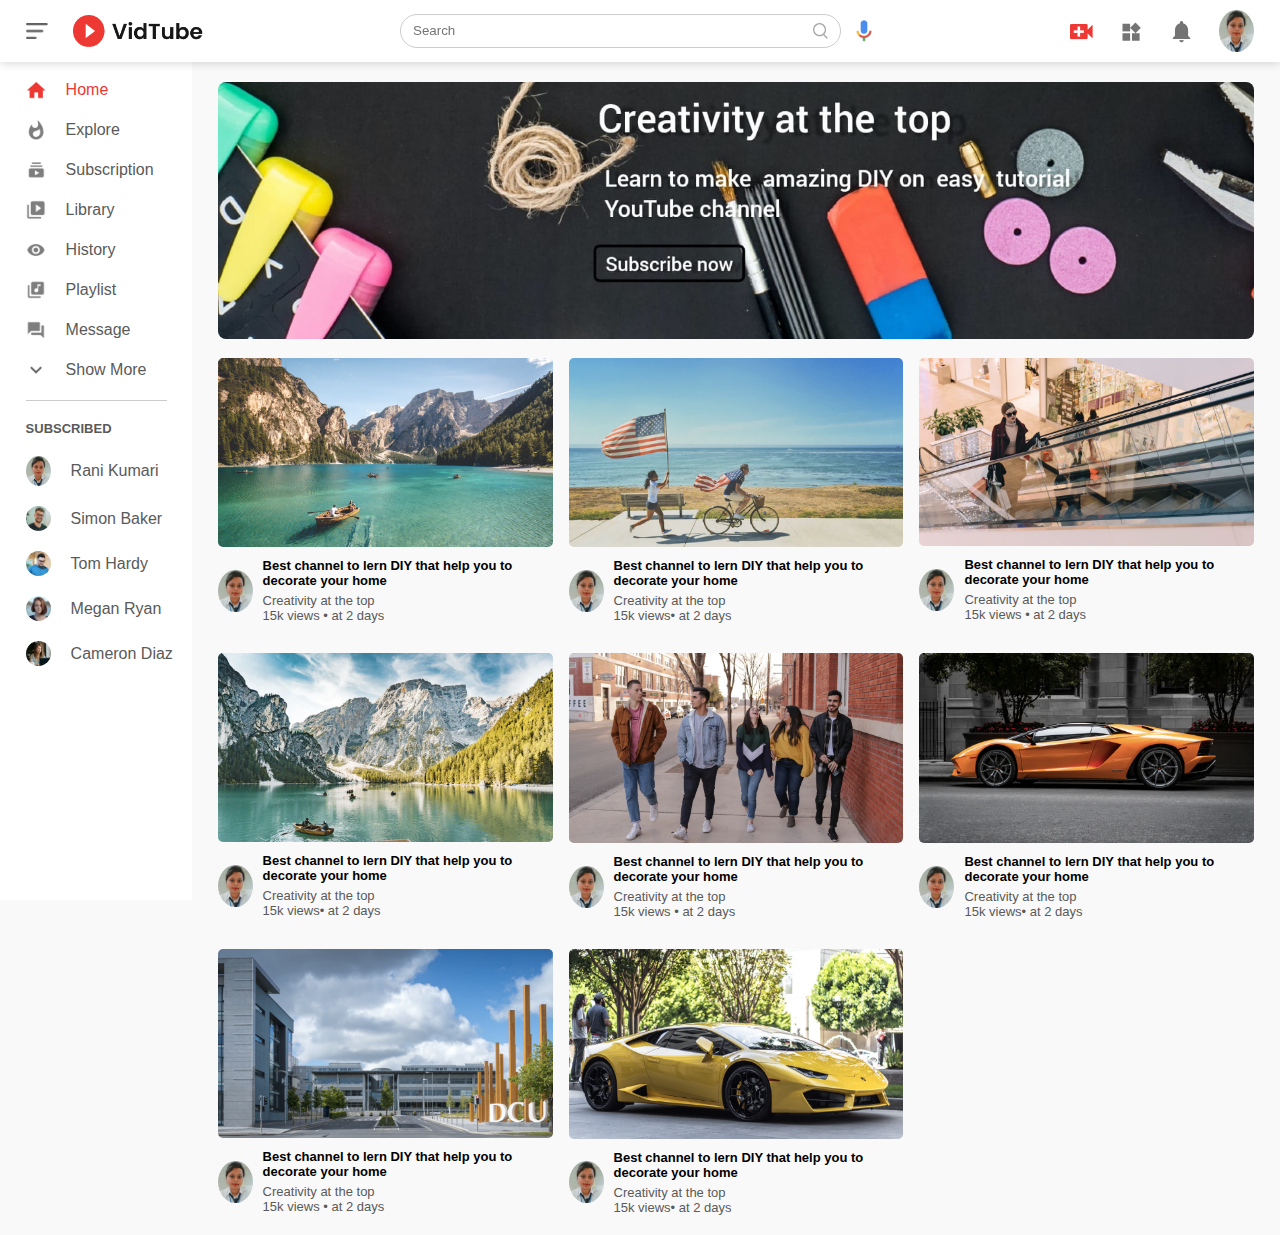
<file: index.html>
<!DOCTYPE html>
<html lang="en">
<head>
    <meta charset="UTF-8">
    <meta http-equiv="X-UA-Compatible" content="IE=edge">
    <meta name="viewport" content="width=device-width, initial-scale=1.0">
    <title>YouTube clone</title>
    <link rel="stylesheet" href="style.css">
</head>
<body>
    <nav class="flex-div">
        <div class="nav-left flex-div">
            <img src="images/menu.png " class="menu-icon">
            <img src="images/logo.png" class="logo">
        </div>
        <div class="nav-middle flex-div">
<div class="search-box flex-div">
    <input type="text" placeholder="Search">
    <img src="images/search.png">
</div>
<img src="images/voice-search.png" class="mic-icon">
        </div>
        <div class="nav-right flex-div">
            <img src="images/upload.png">
            <img src="images/more.png">
            <img src="images/notification.png">
            <img src="images/formal pic.jpg" class="user-icon">
        </div>
    </nav>
    <!-- ------------------sidebar----------------------------- -->
    <div class="sidebar">
        <div class="shortcut-links">
            <a href=""><img src="images/home.png" ><p>Home</p></a>
            <a href=""><img src="images/explore.png" ><p>Explore</p></a>
            <a href=""><img src="images/subscriprion.png" ><p>Subscription</p></a>
            <a href=""><img src="images/library.png" ><p>Library</p></a>
            <a href=""><img src="images/history.png" ><p>History</p></a>
            <a href=""><img src="images/playlist.png" ><p>Playlist</p></a>
            <a href=""><img src="images/messages.png" ><p>Message</p></a>
            <a href=""><img src="images/show-more.png" ><p>Show More</p></a>
            <hr>
        </div>
        <div class="subscribed-list">
            <h3>SUBSCRIBED</h3>
            <a href=""><img src="images/formal pic.jpg"><p>Rani Kumari</p></a>
            <a href=""><img src="images/simon.png"><p>Simon Baker</p></a>
            <a href=""><img src="images/tom.png"><p>Tom Hardy</p></a>
            <a href=""><img src="images/megan.png"><p>Megan Ryan</p></a>
            <a href=""><img src="images/cameron.png">Cameron Diaz</p></a>
        </div>
    </div>
    <!-- -----------------------main---------------- -->
    <div class="container">
        <div class="banner"><img src="images/wp banner.jpeg"></div>
        <div class="list-container">
            <div class="vid-list">
                <a href="play-video.html"><img src="images/thumbnail1.png" class="thumbnail"></a>
                    <div class="flex-div">
                    <img src="images/formal pic.jpg">
                    <div class="vid-info">
                        <a href="play-video.html">Best channel to lern DIY that help you to decorate your home</a>
                        <p>Creativity at the top</p>
                        <p>15k views &bull; at 2 days</p>
                    </div>
                </div>
            </div>
            <div class="vid-list">
                <a href=""><img src="images/thumbnail2.png" class="thumbnail"></a>
                    <div class="flex-div">
                    <img src="images/formal pic.jpg">
                    <div class="vid-info">
                        <a href="">Best channel to lern DIY that help you to decorate your home</a>
                        <p>Creativity at the top</p>
                        <p>15k views&bull;  at 2 days</p>
                    </div>
                </div>
            </div>
            <div class="vid-list">
                <a href=""><img src="images/thumbnail3.png" class="thumbnail"></a>
                    <div class="flex-div">
                    <img src="images/formal pic.jpg">
                    <div class="vid-info">
                        <a href="">Best channel to lern DIY that help you to decorate your home</a>
                        <p>Creativity at the top</p>
                        <p>15k views &bull; at 2 days</p>
                    </div>
                </div>
            </div>
            <div class="vid-list">
                <a href=""><img src="images/thumbnail4.png" class="thumbnail"></a>
                    <div class="flex-div">
                    <img src="images/formal pic.jpg">
                    <div class="vid-info">
                        <a href="">Best channel to lern DIY that help you to decorate your home</a>
                        <p>Creativity at the top</p>
                        <p>15k views&bull;  at 2 days</p>
                    </div>
                </div>
            </div>
            <div class="vid-list">
                <a href=""><img src="images/thumbnail5.png" class="thumbnail"></a>
                    <div class="flex-div">
                    <img src="images/formal pic.jpg">
                    <div class="vid-info">
                        <a href="">Best channel to lern DIY that help you to decorate your home</a>
                        <p>Creativity at the top</p>
                        <p>15k views &bull; at 2 days</p>
                    </div>
                </div>
            </div>
            <div class="vid-list">
                <a href=""><img src="images/thumbnail6.png" class="thumbnail"></a>
                    <div class="flex-div">
                    <img src="images/formal pic.jpg">
                    <div class="vid-info">
                        <a href="">Best channel to lern DIY that help you to decorate your home</a>
                        <p>Creativity at the top</p>
                        <p>15k views&bull;  at 2 days</p>
                    </div>
                </div>
            </div>
            <div class="vid-list">
                <a href=""><img src="images/thumbnail7.png" class="thumbnail"></a>
                    <div class="flex-div">
                    <img src="images/formal pic.jpg">
                    <div class="vid-info">
                        <a href="">Best channel to lern DIY that help you to decorate your home</a>
                        <p>Creativity at the top</p>
                        <p>15k views &bull; at 2 days</p>
                    </div>
                </div>
            </div>
            <div class="vid-list">
                <a href=""><img src="images/thumbnail8.png" class="thumbnail"></a>
                    <div class="flex-div">
                    <img src="images/formal pic.jpg">
                    <div class="vid-info">
                        <a href="">Best channel to lern DIY that help you to decorate your home</a>
                        <p>Creativity at the top</p>
                        <p>15k views&bull;  at 2 days</p>
                    </div>
                </div>
            </div>
        </div>
    </div>
    <script src="script.js"></script>
</body>
</html>
</file>
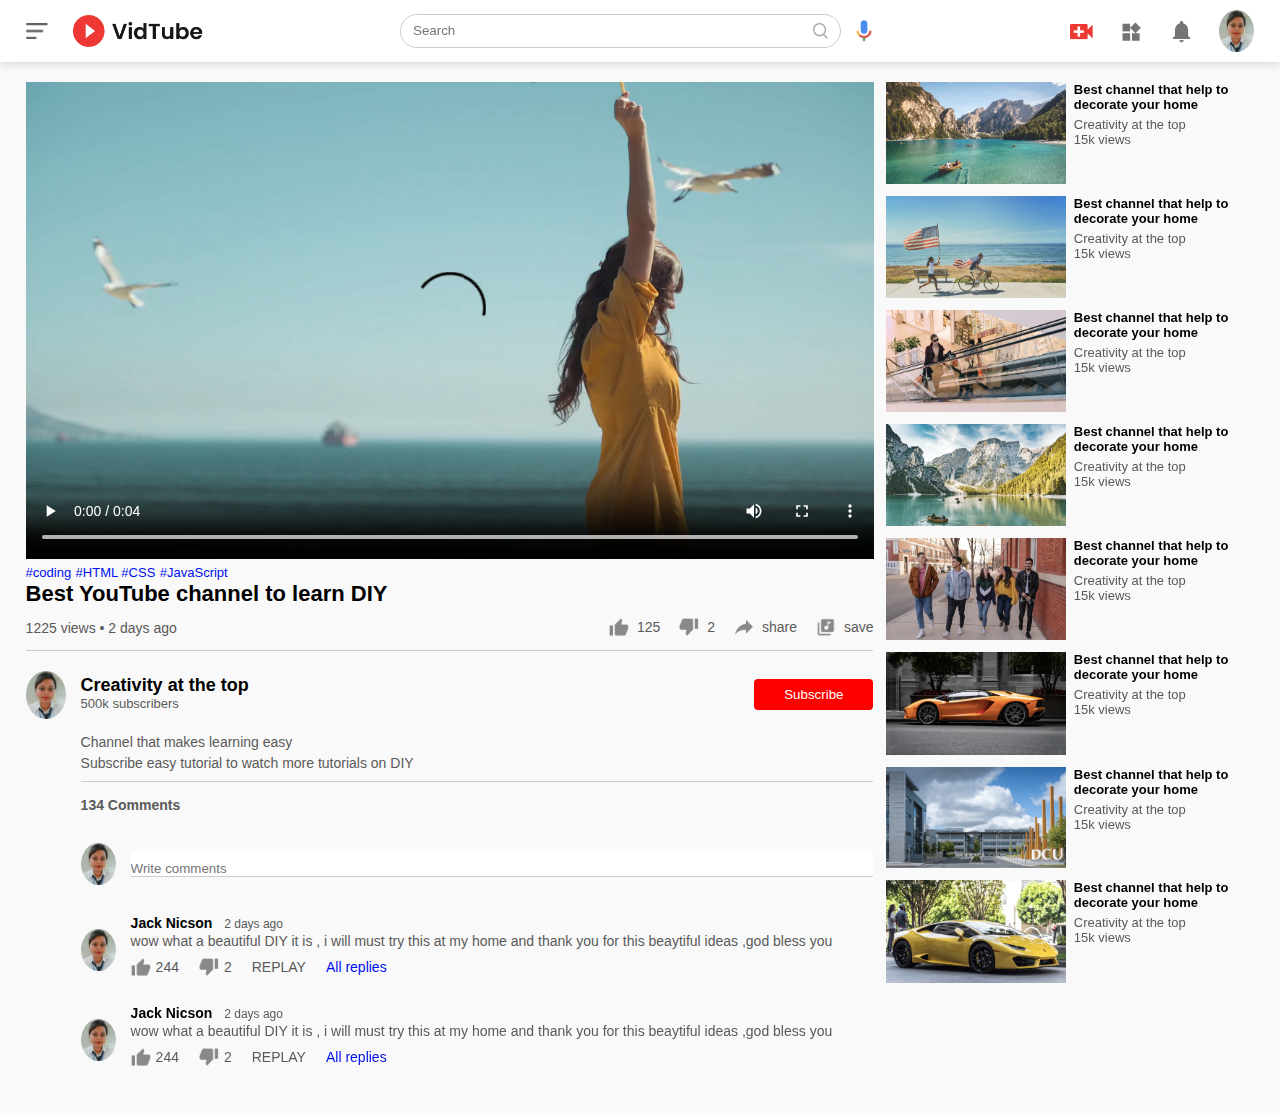
<file: play-video.html>
<!DOCTYPE html>
<html lang="en">
<head>
    <meta charset="UTF-8">
    <meta http-equiv="X-UA-Compatible" content="IE=edge">
    <meta name="viewport" content="width=device-width, initial-scale=1.0">
    <title>play video- creativity at the top youtube channel</title>
    <link rel="stylesheet" href="style.css">
</head>
<body>
    <nav class="flex-div">
        <div class="nav-left flex-div">
            <img src="images/menu.png " class="menu-icon">
            <img src="images/logo.png" class="logo">
        </div>
        <div class="nav-middle flex-div">
<div class="search-box flex-div">
    <input type="text" placeholder="Search">
    <img src="images/search.png">
</div>
<img src="images/voice-search.png" class="mic-icon">
        </div>
        <div class="nav-right flex-div">
            <img src="images/upload.png">
            <img src="images/more.png">
            <img src="images/notification.png">
            <img src="images/formal pic.jpg" class="user-icon">
        </div>
    </nav>


    <div class="container play-container">
<div class="row">
    <div class="play-video">
        <video controls autoplay>
            <source src="images/video.mp4" type="video/mp4">
        </video>
<div class="tags">
    <a href="">#coding</a>  <a href="">#HTML </a>  <a href="">#CSS</a> <a href="">#JavaScript</a>
</div>
<h3>Best YouTube channel to learn DIY</h3>
<div class="play-video-info">
    <p>1225 views &bull; 2 days ago</p>
    <div>
        <a href=""><img src="images/like.png" >125</a>
        <a href=""><img src="images/dislike.png" >2</a>
        <a href=""><img src="images/share.png" >share</a>
        <a href=""><img src="images/save.png" >save</a>
    </div>
</div>
<hr>
<div class="publisher">
    <img src="images/formal pic.jpg" >
    <div>
        <p>Creativity at the top</p>
        <span>500k subscribers</span>
    </div>
    <button type="button">Subscribe</button>
</div>
<div class="vid-discription">
    <p>Channel that makes learning easy</p>
    <p>Subscribe easy tutorial to watch more tutorials on DIY</p>
    <hr>
    <h4>134 Comments</h4>

     <div class="add-comment">
        <img src="images/formal pic.jpg" >
        <input type="text" placeholder="Write comments">
     </div>
     <div class="old-comments">
        <img src="images/formal pic.jpg">
    <div>
     <h3> Jack Nicson <span>2 days ago</span></h3>
     <p>wow what a beautiful DIY it is , i will must try this  at my home  and thank you for this beaytiful ideas ,god bless you</p>
     <div class="acomment-action">
        <img src="images/like.png" >
        <span>244</span>
        <img src="images/dislike.png" >
        <span>2</span>
        <span>REPLAY</span>
        <a href="">All replies</a>
     </div>
</div>
</div><div class="old-comments">
    <img src="images/formal pic.jpg">
<div>
 <h3> Jack Nicson <span>2 days ago</span></h3>
 <p>wow what a beautiful DIY it is , i will must try this  at my home  and thank you for this beaytiful ideas ,god bless you</p>
 <div class="acomment-action">
    <img src="images/like.png" >
    <span>244</span>
    <img src="images/dislike.png" >
    <span>2</span>
    <span>REPLAY</span>
    <a href="">All replies</a>
 </div>
</div>
</div>

</div>

    </div>
    <div class="right-sidebar">

<div class="side-video-list">
    <a href="" class="small-thumbnail"> <img src="images/thumbnail1.png" ></a>
    <div class="vid-info">
        <a href="">Best channel that help to decorate your home</a>
        <p>Creativity at the top</p>
        <p>15k views</p>
    </div>
</div>
<div class="side-video-list">
    <a href="" class="small-thumbnail"> <img src="images/thumbnail2.png" ></a>
    <div class="vid-info">
        <a href="">Best channel that help to decorate your home</a>
        <p>Creativity at the top</p>
        <p>15k views</p>
    </div>
</div>
<div class="side-video-list">
    <a href="" class="small-thumbnail"> <img src="images/thumbnail3.png" ></a>
    <div class="vid-info">
        <a href="">Best channel that help to decorate your home</a>
        <p>Creativity at the top</p>
        <p>15k views</p>
    </div>
</div>
<div class="side-video-list">
    <a href="" class="small-thumbnail"> <img src="images/thumbnail4.png" ></a>
    <div class="vid-info">
        <a href="">Best channel that help to decorate your home</a>
        <p>Creativity at the top</p>
        <p>15k views</p>
    </div>
</div>
<div class="side-video-list">
    <a href="" class="small-thumbnail"> <img src="images/thumbnail5.png" ></a>
    <div class="vid-info">
        <a href="">Best channel that help to decorate your home</a>
        <p>Creativity at the top</p>
        <p>15k views</p>
    </div>
</div>
<div class="side-video-list">
    <a href="" class="small-thumbnail"> <img src="images/thumbnail6.png" ></a>
    <div class="vid-info">
        <a href="">Best channel that help to decorate your home</a>
        <p>Creativity at the top</p>
        <p>15k views</p>
    </div>
</div>
<div class="side-video-list">
    <a href="" class="small-thumbnail"> <img src="images/thumbnail7.png" ></a>
    <div class="vid-info">
        <a href="">Best channel that help to decorate your home</a>
        <p>Creativity at the top</p>
        <p>15k views</p>
    </div>
</div>
<div class="side-video-list">
    <a href="" class="small-thumbnail"> <img src="images/thumbnail8.png" ></a>
    <div class="vid-info">
        <a href="">Best channel that help to decorate your home</a>
        <p>Creativity at the top</p>
        <p>15k views</p>
    </div>
</div>
    </div>
     </div>
       </div>
</body>
</html>
</file>
<file: style.css>
*{
    margin: 0;
    padding: 0;
    font-family: 'poppins',sans-serif;
    box-sizing: border-box;
}
a{
    text-decoration: none;
    color: #5a5a5a;
}
img{
    cursor:pointer;
}
.flex-div{
    display: flex;
    align-items: center;

}
nav{
    padding: 10px 2%;
    justify-content: space-between;
    box-shadow: 0 0 10px rgb(0, 0,0,0.2);
    background: #fff;
    position: sticky;
    top: static;
    top:0;
    z-index: 10;
}
.nav-right img{
     width: 25px;
     margin-right: 25px;
}
.nav-right .user-icon{
    width: 35px;
    border-radius: 50%;
    margin-right: 0;
}
.nav-left .menu-icon{
    width: 22px;
    margin-right: 25px;

}
.nav-left .logo{
    width: 130px;
}
.nav-middle .mic-icon{
    width: 16px;

}
.nav-middle .search-box{
    border: 1px solid #ccc;
    margin-right: 15px;
    padding: 8px 12px;
    border-radius: 25px;
}
.nav-middle .search-box input{
    width: 400px;
    border: 0;
    outline: 0;
    background: transparent;
}
.nav-middle .search-box img{
    width: 15px;
}
/* --------------sidebar--------------- */
.sidebar{
    background: #fff;
    width: 15%;
    height: 100vh;
    position: fixed;
    top: 0;
    padding-left: 2%;
    padding-top: 80px;
}
.shortcut-links a img{
    width: 20px;
    margin-right: 20px;
}
.shortcut-links a{
    display: flex;
    align-items: center;
    margin-bottom: 20px;
    width: fit-content;
    flex-wrap: wrap;
}
.shortcut-links a:first-child{
    color: #ed3833;
}
.sidebar hr{
     border: 0;
     height: 1px;
     background: #ccc;
     width: 85%;
}
.subscribed-list h3{
    font-size: 13px;
    margin: 20px 0;
    color: #5a5a5a;
}
.subscribed-list a{
    display: flex;
    align-items: center;
    margin-bottom: 20px;
    width: fit-content;
    flex-wrap: wrap;

}
.subscribed-list a img{
    width: 25px;
    border-radius: 50%;
    margin-right: 20px;

}
.small-sidebar{
    width: 5%;
}
.small-sidebar a p{
    display: none;

}
.small-sidebar h3{
    display: none;
}
.small-sidebar hr{
    width: 50%;
    margin-bottom: 25px;
}
/* ------------------main---------- */
.container{
    background: #f9f9f9;
   padding-left: 17%;
   padding-right: 2%;
   padding-top: 20px;
   padding-bottom: 20px;
}
.large-container{
    padding-left: 7%;
}
.banner{
    width: 100%;

}
.banner img{
    width: 100%;
    border-radius: 8px;
}
.list-container{
    display: grid;
    grid-template-columns: repeat(auto-fit,minmax(250px,1fr));
    grid-column-gap: 16px;
    grid-row-gap: 30px;
    margin-top: 15px;

}
.vid-list .thumbnail{
width: 100%;
border-radius: 5px;
}
.vid-list .flex-div{
align-items: flex start;
margin-top:7px
}
.vid-list .flex-div img{
    width: 35px;
    margin-right: 10px;
    border-radius: 50%;
}
.vid-info{
    color: #5a5a5a;
    font-size: 13px;

}
.vid-info a{
    color: #000;
    font-weight: 600;
    display: block;
    margin-bottom: 5px;
}
@media(max-width:900px){
.menu-icon{
    display: none;
}
.sidebar{
    display: none;
}
.container, .large-container{
    padding-left: 5%;
    padding-right: 5%;
}
.nav-right img{
    display: none;
}
.nav-right .user-icon{
    display: block;
    width: 30px;
}
.nav-middle .search-box input{
    width: 100px;
}
.nav-middle .mic-icon{
    display: none;
}
.logo{
    width: 90px;
}
}


/* ------------------play video page ----------- */
.play-container{
padding-left: 2%;

}
.row{
    display: flex;
    justify-content: space-between;
    flex-wrap: wrap;
}
.play-video{
    flex-basis: 69%;
}
.right-sidebar{
    flex-basis: 30%;
}
.play-video video{
    width: 100%;
}
.side-video-list{
    display: flex;
    justify-content: space-between;
    margin-bottom: 8px;
}
.side-video-list img{
    width: 100%;
}
.side-video-list .small-thumbnail{
    flex-basis: 49%;
}
.side-video-list .vid-info{
    flex-basis: 49%;
}
.play-video .tags a{
color: #000ff0;
font-size:13px;
}
.play-video h3{
    font-weight: 600;
    font-size: 22px;
}
.play-video .play-video-info {
    display: flex;
    align-items: center;
    justify-content: space-between;
    flex-wrap: wrap;
    margin-top: 10px;
    font-size: 14px;
    color: #5a5a5a;
}
.play-video .play-video-info a img{
    width: 20px;
    margin-right: 8px;
}
.play-video .play-video-info a {
    display: inline-flex;
    align-items: center;
    margin-left: 15px;
}
.play-video  hr{
    border: 0;
    height: 1px;
    background: #ccc;
    margin: 10px 0;
}
.publisher{
    display: flex;
    align-items: center;
    margin-top: 20px;
}
.publisher div{
    flex: 1;
    line-height: 18px;
}
.publisher img{
    width: 40px;
    border-radius: 50%;
    margin-right: 15px;
}
.publisher div p{
    color: #000;
    font-weight: 600;
    font-size: 18px;
}
.publisher div span{
    font-size: 13px;
    color: #5a5a5a;
}
.publisher button{
    background: red;
color: #fff;
padding: 8px 30px;
border: 0;
outline: 0;
border-radius: 4px;
cursor: pointer;
}
.vid-discription{
    padding-left: 55px;
    margin: 15px 0;

}
.vid-discription p{
    font-size: 14px;
    margin-bottom: 5px;
    color: #5a5a5a;
} 
.vid-discription h4{
    font-size: 14px;
    color: #5a5a5a;
    margin-top: 15px;
}
.add-comment{
    display: flex;
    align-items: center;
    margin: 30px 0;
}
.add-comment img{
    width: 35px;
    border-radius: 50%;
    margin-right: 15px;
}
.add-comment input{
    border: 0;
    outline: 0;
    border-bottom: 1px solid #ccc;
    width: 100%;
    padding-top: 10px;
}
.old-comments{
    display: flex;
    align-items: center;
    margin: 20px 0;

}
.old-comments img{
    width: 35px;
    border-radius: 50%;
    margin-right: 15px;
    
}
.old-comments h3{
    font-size: 14px;
    margin-bottom: 2px;
}
.old-comments h3 span{
    font-size: 12px;
    color: #5a5a5a;
    font-weight: 500;
    margin-left: 8px;
}
.old-comments .acomment-action{
    display: flex;
    align-items: center;
    margin: 8px 0;
    font-size: 14px;
}
.old-comments .acomment-action img{
    border-radius: 0;
    width: 20px;
    margin-right: 5px;
}
.old-comments .acomment-action span{
    margin-right: 20px;
    color: #5a5a5a;
}
.old-comments .acomment-action a{
    color: #000ff0;
}
@media(max-width:900px){
    .play-video{
        flex-basis: 100%;

    }
    .right-sidebar{
        flex-basis: 100%;
    }
    .play-container{
        padding-left: 5%;

    }
    .vid-discription{
        padding-left: 0;
    }
    .play-video .play-video-info a{
        margin-left: 0;
        margin-right: 15px;
        margin-top: 15px;
    }
}
</file>
